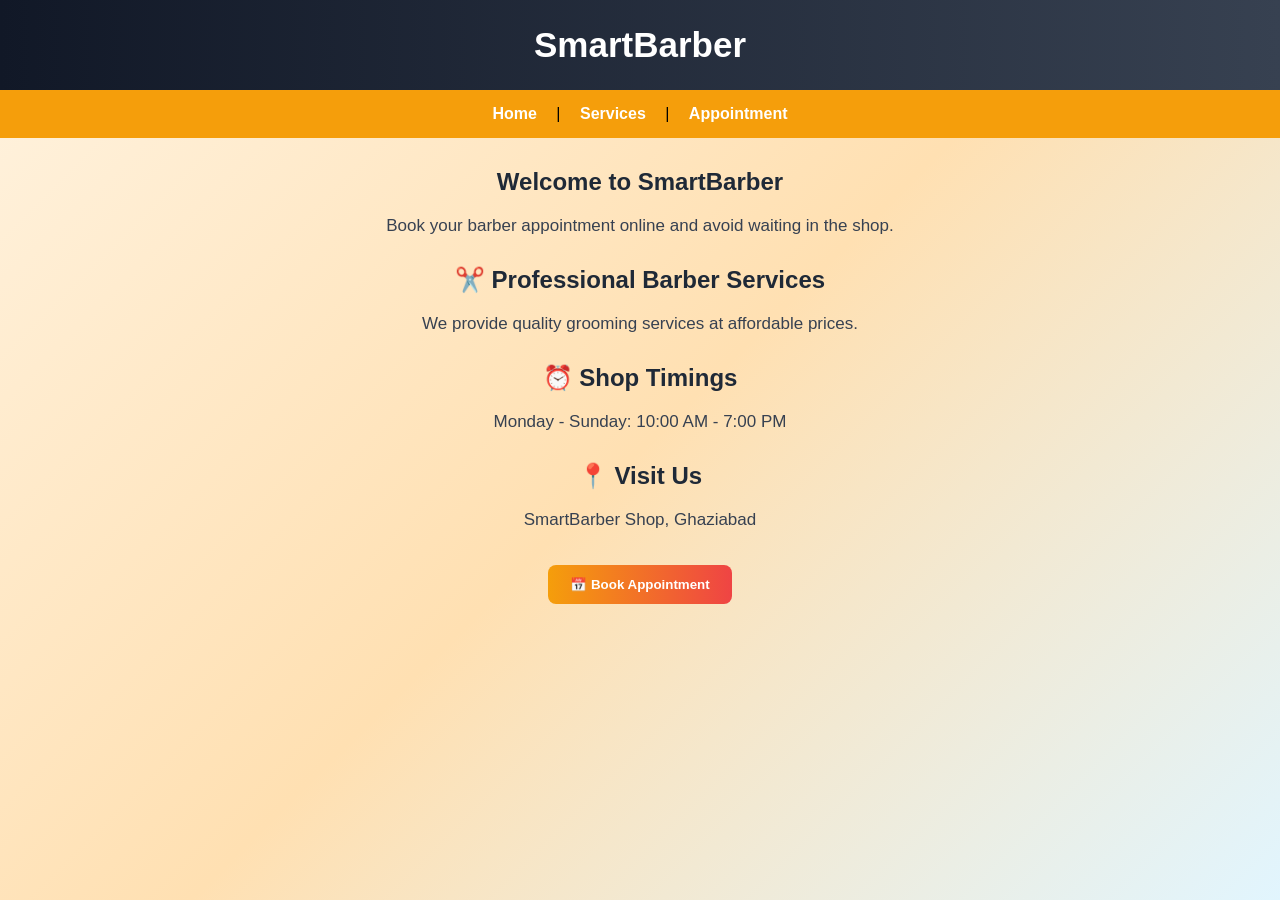
<file: index.html>
<!DOCTYPE html>
<html>
<head>
    <title>SmartBarber - Home</title>
    <link rel="stylesheet" href="style.css">
</head>

<body>

    <h1> SmartBarber</h1>

    <nav>
        <a href="index.html">Home</a> |
        <a href="services.html">Services</a> |
        <a href="appointment.html">Appointment</a>
    </nav>

    <h2>Welcome to SmartBarber</h2>

    <p>Book your barber appointment online and avoid waiting in the shop.</p>

    <h2>✂️ Professional Barber Services</h2>

    <p>We provide quality grooming services at affordable prices.</p>

    <h2>⏰ Shop Timings</h2>
    <p>Monday - Sunday: 10:00 AM - 7:00 PM</p>

    <h2>📍 Visit Us</h2>
    <p>SmartBarber Shop, Ghaziabad</p>

    <br>

    <button onclick="window.location.href='appointment.html'">
        📅 Book Appointment
    </button>

</body>
</html>
</file>
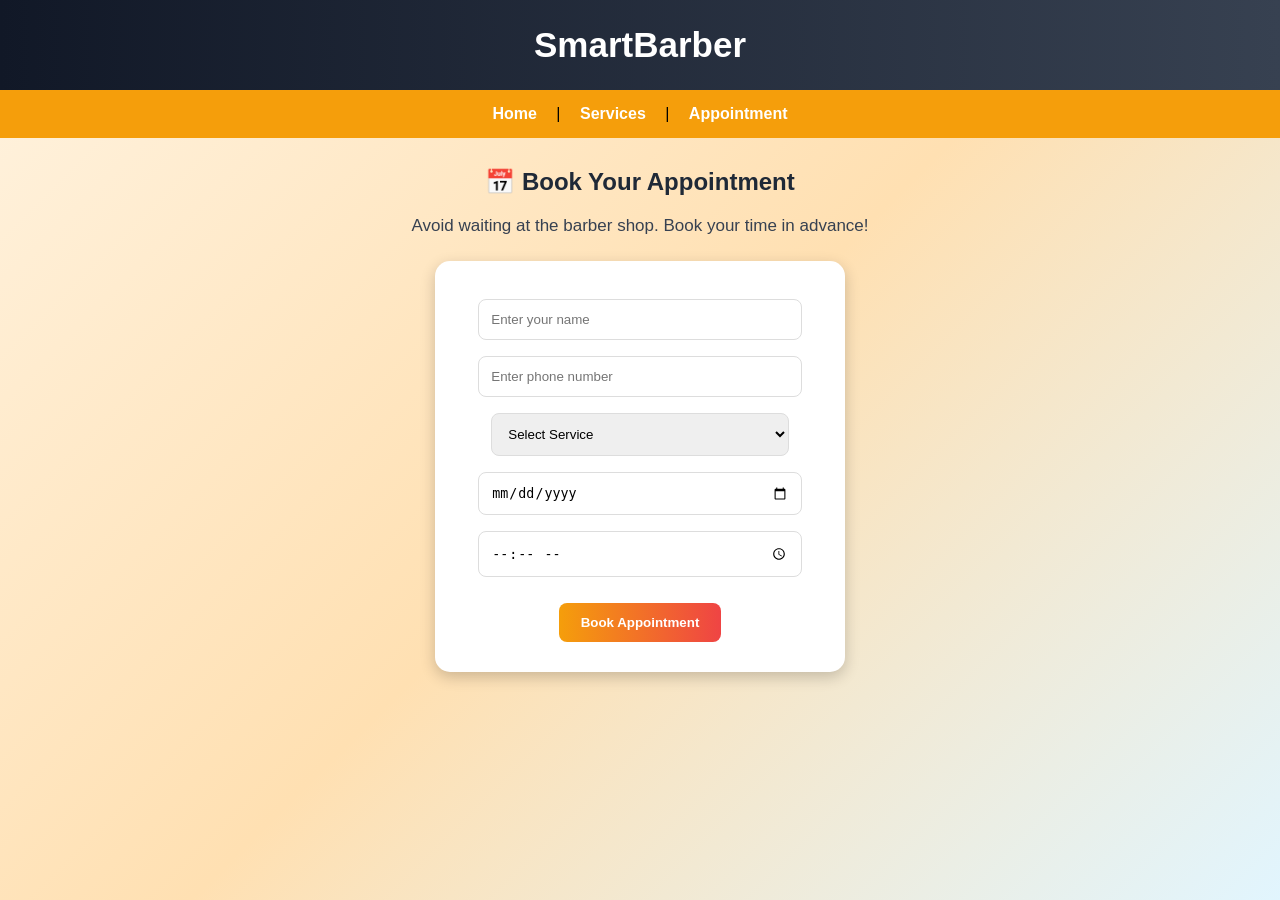
<file: appointment.html>
<!DOCTYPE html>
<html>
<head>
    <title>SmartBarber - Appointment</title>
    <link rel="stylesheet" href="style.css">
</head>

<body>

    <h1> SmartBarber</h1>

    <nav>
        <a href="index.html">Home</a> |
        <a href="services.html">Services</a> |
        <a href="appointment.html">Appointment</a>
    </nav>

    <h2>📅 Book Your Appointment</h2>

    <p>Avoid waiting at the barber shop. Book your time in advance!</p>

    <form>

        <input type="text" id="name" placeholder="Enter your name" required>
        <br>

        <input type="tel" id="phone" placeholder="Enter phone number" required>
        <br>

        <select id="service" required>
            <option value="">Select Service</option>
            <option>Haircut - ₹150</option>
            <option>Beard Styling - ₹100</option>
            <option>Haircut + Beard - ₹250</option>
            <option>Hair Spa - ₹300</option>
            <option>Hair Styling - ₹200</option>
            <option>Clean Shave - ₹120</option>
        </select>
        <br>

        <input type="date" id="date" required>
        <br>

        <input type="time" id="time" required>
        <br><br>

        <button type="button" onclick="bookAppointment()">
            Book Appointment
        </button>

    </form>

    <script src="script.js"></script>

</body>
</html>
</file>
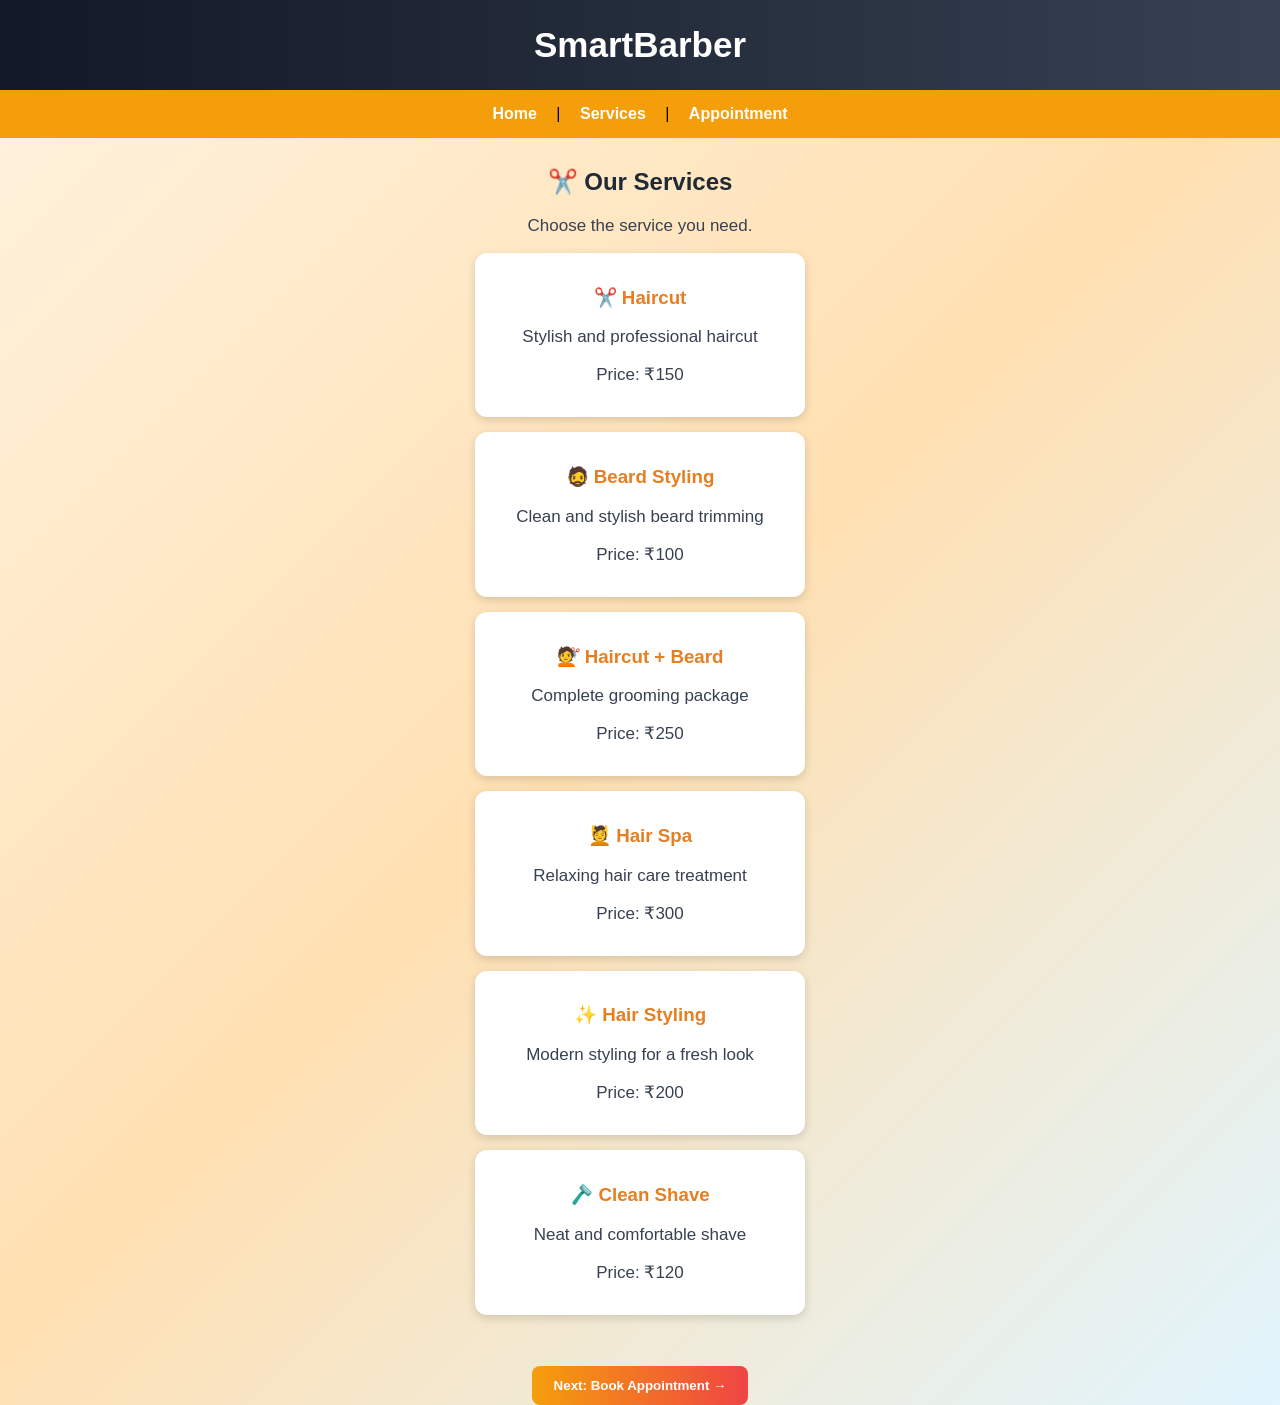
<file: services.html>
<!DOCTYPE html>
<html>
<head>
    <title>SmartBarber - Services</title>
    <link rel="stylesheet" href="style.css">
</head>

<body>

    <h1> SmartBarber</h1>

    <nav>
        <a href="index.html">Home</a> |
        <a href="services.html">Services</a> |
        <a href="appointment.html">Appointment</a>
    </nav>

    <h2>✂️ Our Services</h2>

    <p>Choose the service you need.</p>

    <div>
        <h3>✂️ Haircut</h3>
        <p>Stylish and professional haircut</p>
        <p>Price: ₹150</p>
    </div>

    <div>
        <h3>🧔 Beard Styling</h3>
        <p>Clean and stylish beard trimming</p>
        <p>Price: ₹100</p>
    </div>

    <div>
        <h3>💇 Haircut + Beard</h3>
        <p>Complete grooming package</p>
        <p>Price: ₹250</p>
    </div>

    <div>
        <h3>💆 Hair Spa</h3>
        <p>Relaxing hair care treatment</p>
        <p>Price: ₹300</p>
    </div>

    <div>
        <h3>✨ Hair Styling</h3>
        <p>Modern styling for a fresh look</p>
        <p>Price: ₹200</p>
    </div>

    <div>
        <h3>🪒 Clean Shave</h3>
        <p>Neat and comfortable shave</p>
        <p>Price: ₹120</p>
    </div>
<br><br>

<button onclick="window.location.href='appointment.html'">
    Next: Book Appointment →
</button>
</body>
</html>
</file>
<file: style.css>
body {
    font-family: Arial, sans-serif;
    margin: 0;
    padding: 0;
    text-align: center;

    background: linear-gradient(135deg, #fff3e0, #ffe0b2, #e1f5fe);
    min-height: 100vh;
}

h1 {
    background: linear-gradient(90deg, #111827, #374151);
    color: white;
    padding: 25px;
    margin: 0;
    font-size: 35px;
}

nav {
    background-color: #f59e0b;
    padding: 15px;
}

nav a {
    color: white;
    text-decoration: none;
    font-weight: bold;
    margin: 0 15px;
}

nav a:hover {
    color: #111827;
}

h2 {
    color: #1f2937;
    margin-top: 30px;
}

p {
    font-size: 17px;
    color: #374151;
}

form {
    background-color: white;
    width: 350px;
    margin: 25px auto;
    padding: 30px;
    border-radius: 15px;
    box-shadow: 0 5px 15px rgba(0,0,0,0.2);
}

input, select {
    width: 85%;
    padding: 12px;
    margin: 8px;
    border: 1px solid #ddd;
    border-radius: 8px;
}

button {
    background: linear-gradient(90deg, #f59e0b, #ef4444);
    color: white;
    border: none;
    padding: 12px 22px;
    border-radius: 8px;
    font-weight: bold;
    cursor: pointer;
}

button:hover {
    transform: scale(1.05);
}

div {
    background-color: white;
    width: 300px;
    margin: 15px auto;
    padding: 15px;
    border-radius: 12px;
    box-shadow: 0 3px 10px rgba(0,0,0,0.15);
}

h3 {
    color: #e67e22;
}
</file>
